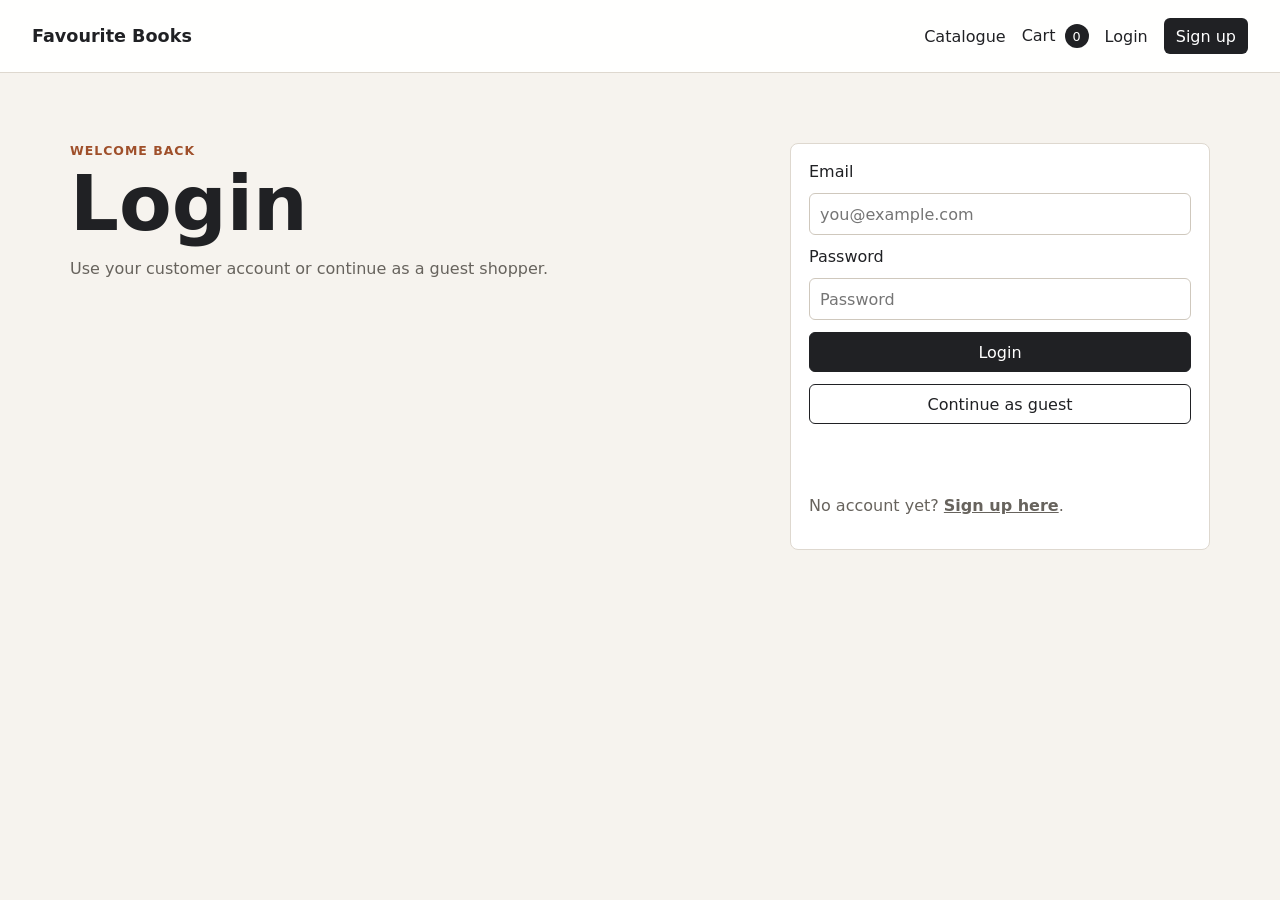
<file: website/login.html>
<!DOCTYPE html>
<html lang="en">
<head>
  <meta charset="UTF-8" />
  <meta name="viewport" content="width=device-width, initial-scale=1.0" />
  <title>Login | Favourite Books</title>
  <link rel="stylesheet" href="styles.css" />
</head>
<body>
  <header class="site-header">
    <a class="brand" href="index.html#home">Favourite Books</a>
    <nav class="site-nav" aria-label="Main navigation">
      <a href="index.html#catalogue">Catalogue</a>
      <a href="cart.html">Cart <span id="cart-count">0</span></a>
      <span id="session-status" class="session-status" hidden></span>
      <button id="sign-out-button" class="ghost-button compact-button" type="button" hidden>Sign out</button>
      <a id="login-link" href="login.html">Login</a>
      <a id="signup-link" class="button-link" href="signup.html">Sign up</a>
    </nav>
  </header>

  <main class="auth-page">
    <section class="auth-copy">
      <p class="eyebrow">Welcome back</p>
      <h1>Login</h1>
      <p class="muted">Use your customer account or continue as a guest shopper.</p>
    </section>

    <form id="login-form" class="form-panel auth-form">
      <label for="login-email">Email</label>
      <input id="login-email" type="email" placeholder="you@example.com" required />

      <label for="login-password">Password</label>
      <input id="login-password" type="password" placeholder="Password" required />

      <button class="button" type="submit">Login</button>
      <button id="guest-login-button" class="ghost-button" type="button">Continue as guest</button>
      <p id="login-message" class="muted"></p>
      <p class="muted">No account yet? <a href="signup.html">Sign up here</a>.</p>
    </form>
  </main>

  <script src="account.js"></script>
</body>
</html>
</file>
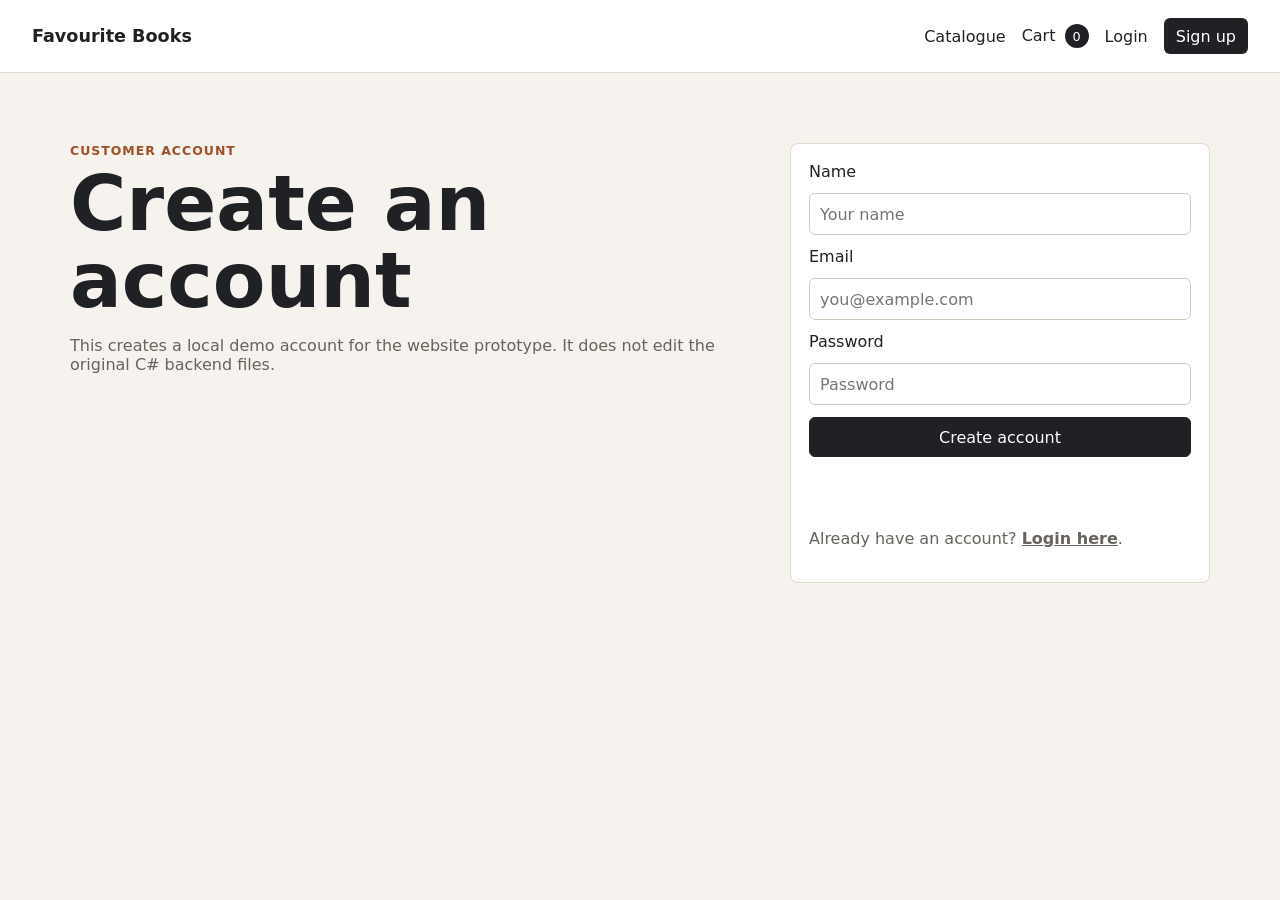
<file: website/signup.html>
<!DOCTYPE html>
<html lang="en">
<head>
  <meta charset="UTF-8" />
  <meta name="viewport" content="width=device-width, initial-scale=1.0" />
  <title>Sign up | Favourite Books</title>
  <link rel="stylesheet" href="styles.css" />
</head>
<body>
  <header class="site-header">
    <a class="brand" href="index.html#home">Favourite Books</a>
    <nav class="site-nav" aria-label="Main navigation">
      <a href="index.html#catalogue">Catalogue</a>
      <a href="cart.html">Cart <span id="cart-count">0</span></a>
      <span id="session-status" class="session-status" hidden></span>
      <button id="sign-out-button" class="ghost-button compact-button" type="button" hidden>Sign out</button>
      <a id="login-link" href="login.html">Login</a>
      <a id="signup-link" class="button-link" href="signup.html">Sign up</a>
    </nav>
  </header>

  <main class="auth-page">
    <section class="auth-copy">
      <p class="eyebrow">Customer account</p>
      <h1>Create an account</h1>
      <p class="muted">This creates a local demo account for the website prototype. It does not edit the original C# backend files.</p>
    </section>

    <form id="signup-form" class="form-panel auth-form">
      <label for="signup-name">Name</label>
      <input id="signup-name" type="text" placeholder="Your name" required />

      <label for="signup-email">Email</label>
      <input id="signup-email" type="email" placeholder="you@example.com" required />

      <label for="signup-password">Password</label>
      <input id="signup-password" type="password" placeholder="Password" required minlength="6" />

      <button class="button" type="submit">Create account</button>
      <p id="signup-message" class="muted"></p>
      <p class="muted">Already have an account? <a href="login.html">Login here</a>.</p>
    </form>
  </main>

  <script src="account.js"></script>
</body>
</html>
</file>
<file: website/styles.css>
* {
  box-sizing: border-box;
}

:root {
  --ink: #202124;
  --muted: #67635d;
  --paper: #fff;
  --background: #f6f3ee;
  --border: #ded8cf;
  --rust: #9f4f2a;
  --teal: #1f4f5a;
  --green: #1f6f54;
}

html {
  scroll-behavior: smooth;
}

body {
  margin: 0;
  color: var(--ink);
  background: var(--background);
  font-family: Inter, ui-sans-serif, system-ui, -apple-system, BlinkMacSystemFont, "Segoe UI", sans-serif;
}

a {
  color: inherit;
}

button,
input,
select {
  font: inherit;
}

[hidden] {
  display: none !important;
}

.site-header {
  position: sticky;
  top: 0;
  z-index: 10;
  display: flex;
  align-items: center;
  justify-content: space-between;
  gap: 20px;
  padding: 18px 32px;
  background: rgba(255, 255, 255, 0.94);
  border-bottom: 1px solid var(--border);
  backdrop-filter: blur(12px);
}

.brand {
  font-size: 1.1rem;
  font-weight: 800;
  text-decoration: none;
}

.site-nav {
  display: flex;
  flex-wrap: wrap;
  gap: 16px;
  align-items: center;
}

.site-nav a {
  text-decoration: none;
}

#cart-count {
  display: inline-grid;
  min-width: 24px;
  min-height: 24px;
  margin-left: 4px;
  place-items: center;
  color: #fff;
  background: var(--ink);
  border-radius: 999px;
  font-size: 0.8rem;
}

main {
  max-width: 1180px;
  margin: 0 auto;
  padding: 28px 20px 54px;
}

.hero {
  display: grid;
  min-height: 420px;
  align-content: end;
  margin-bottom: 24px;
  padding: 42px;
  color: #fff;
  background: linear-gradient(90deg, rgba(32, 33, 36, 0.88), rgba(32, 33, 36, 0.24)), url("https://images.unsplash.com/photo-1526243741027-444d633d7365?auto=format&fit=crop&w=1600&q=80") center/cover;
  border-radius: 8px;
}

.hero h1 {
  max-width: 760px;
  margin: 0;
  font-size: clamp(2.4rem, 6vw, 5.4rem);
  line-height: 1;
}

.hero p:not(.eyebrow) {
  max-width: 560px;
  font-size: 1.08rem;
}

.eyebrow,
.genre {
  margin: 0 0 8px;
  color: var(--rust);
  font-size: 0.78rem;
  font-weight: 800;
  letter-spacing: 0.08em;
  text-transform: uppercase;
}

.hero .eyebrow {
  color: #ffd8bd;
}

.section {
  margin-top: 28px;
}

.section-heading,
.split-section {
  display: grid;
  grid-template-columns: minmax(0, 1fr) 360px;
  gap: 22px;
  align-items: start;
}

.section h2 {
  margin: 0 0 8px;
  font-size: clamp(1.8rem, 3vw, 2.6rem);
}

.tools,
.form-panel,
.summary-panel,
.invoice-panel {
  display: grid;
  gap: 12px;
  padding: 18px;
  background: var(--paper);
  border: 1px solid var(--border);
  border-radius: 8px;
}

input,
select {
  width: 100%;
  min-height: 42px;
  padding: 8px 10px;
  border: 1px solid #cfc8bd;
  border-radius: 6px;
  background: #fff;
}

.button,
.ghost-button {
  display: inline-flex;
  min-height: 40px;
  align-items: center;
  justify-content: center;
  padding: 9px 14px;
  border-radius: 6px;
  text-decoration: none;
  cursor: pointer;
}

.button {
  color: #fff;
  background: var(--ink);
  border: 1px solid var(--ink);
}

.ghost-button {
  color: var(--ink);
  background: transparent;
  border: 1px solid var(--ink);
}

.book-grid {
  display: grid;
  grid-template-columns: repeat(3, minmax(0, 1fr));
  gap: 18px;
  margin-top: 20px;
}

.book-card,
.cart-line {
  background: var(--paper);
  border: 1px solid var(--border);
  border-radius: 8px;
}

.book-card {
  overflow: hidden;
}

.cover {
  display: grid;
  min-height: 150px;
  place-items: center;
  color: #fff;
  background: linear-gradient(145deg, var(--teal), var(--rust));
  font-size: 2.4rem;
  font-weight: 800;
}

.book-copy {
  display: grid;
  gap: 8px;
  padding: 18px;
}

.book-copy h3,
.summary-panel h3,
.cart-line h3 {
  margin: 0;
}

.book-meta,
.muted {
  color: var(--muted);
}

.stock {
  color: var(--green);
  font-weight: 700;
}

.card-actions {
  display: flex;
  flex-wrap: wrap;
  gap: 10px;
  align-items: center;
  justify-content: space-between;
  margin-top: 8px;
}

.cart-items {
  display: grid;
  gap: 12px;
}

.cart-line {
  display: grid;
  grid-template-columns: minmax(0, 1fr) auto auto auto;
  gap: 16px;
  align-items: center;
  padding: 18px;
}

.summary-row {
  display: flex;
  justify-content: space-between;
  gap: 16px;
  padding-bottom: 12px;
  border-bottom: 1px solid var(--border);
}

.site-footer {
  padding: 28px 20px;
  color: var(--muted);
  text-align: center;
  background: #fff;
  border-top: 1px solid var(--border);
}

@media (max-width: 900px) {
  .section-heading,
  .split-section,
  .book-grid,
  .invoice-details {
    grid-template-columns: 1fr;
  }
}

@media (max-width: 640px) {
  .site-header,
  .site-nav,
  .cart-line {
    align-items: stretch;
    flex-direction: column;
    grid-template-columns: 1fr;
  }

  .hero {
    min-height: 340px;
    padding: 28px;
  }
}

.button-link {
  display: inline-flex;
  min-height: 36px;
  align-items: center;
  justify-content: center;
  padding: 8px 12px;
  color: #fff;
  background: var(--ink);
  border-radius: 6px;
  text-decoration: none;
}

.auth-page {
  display: grid;
  grid-template-columns: minmax(0, 1fr) 420px;
  gap: 32px;
  align-items: start;
  min-height: calc(100vh - 96px);
}

.auth-copy {
  padding: 42px 0;
}

.auth-copy h1 {
  max-width: 700px;
  margin: 0 0 14px;
  font-size: clamp(2.4rem, 6vw, 5rem);
  line-height: 1;
}

.auth-form {
  margin-top: 42px;
}

.auth-form a {
  font-weight: 700;
}

@media (max-width: 860px) {
  .auth-page {
    grid-template-columns: 1fr;
  }

  .auth-form {
    margin-top: 0;
  }
}

.cart-menu {
  position: relative;
}

.nav-cart-button {
  display: inline-flex;
  align-items: center;
  gap: 4px;
  padding: 0;
  color: var(--ink);
  background: transparent;
  border: 0;
  cursor: pointer;
}

.cart-preview {
  position: absolute;
  top: calc(100% + 14px);
  right: 0;
  z-index: 20;
  display: grid;
  width: min(360px, calc(100vw - 32px));
  gap: 12px;
  padding: 18px;
  background: var(--paper);
  border: 1px solid var(--border);
  border-radius: 8px;
  box-shadow: 0 18px 48px rgba(32, 33, 36, 0.18);
}

.cart-preview[hidden] {
  display: none;
}

.cart-preview-header {
  display: flex;
  align-items: center;
  justify-content: space-between;
  gap: 12px;
}

.cart-preview-header h2 {
  margin: 0;
  font-size: 1.1rem;
}

.icon-button {
  display: inline-grid;
  width: 32px;
  height: 32px;
  min-height: 32px;
  place-items: center;
  padding: 0;
  color: var(--ink);
  background: transparent;
  border: 1px solid var(--border);
  border-radius: 6px;
  cursor: pointer;
}

.cart-preview-items {
  display: grid;
  max-height: 260px;
  gap: 10px;
  overflow: auto;
}

.cart-preview-line {
  display: grid;
  grid-template-columns: minmax(0, 1fr) auto;
  gap: 12px;
  align-items: start;
  padding-bottom: 10px;
  border-bottom: 1px solid var(--border);
}

.cart-preview-copy {
  display: grid;
  gap: 4px;
  min-width: 0;
}

.cart-preview-line span {
  color: var(--muted);
  font-size: 0.92rem;
}

.preview-quantity {
  display: flex;
  gap: 6px;
  align-items: center;
  white-space: nowrap;
}

.preview-quantity .icon-button {
  width: 26px;
  height: 26px;
  min-height: 26px;
  font-size: 0.9rem;
}

.page-heading {
  margin-bottom: 24px;
}

.page-heading h1 {
  margin: 0 0 10px;
  font-size: clamp(2.4rem, 5vw, 4.5rem);
  line-height: 1;
}

.cart-page-layout {
  align-items: start;
  grid-template-columns: minmax(0, 1fr) 400px;
}

.quantity-control {
  display: grid;
  grid-template-columns: 32px 64px 32px;
  gap: 6px;
  align-items: center;
}

.quantity-control input {
  min-height: 32px;
  padding: 4px;
  text-align: center;
}

.checkout-form,
.checkout-form fieldset {
  display: grid;
  gap: 12px;
}

.checkout-form fieldset {
  margin: 0;
  padding: 14px;
  border: 1px solid var(--border);
  border-radius: 8px;
}

.checkout-form legend {
  padding: 0 6px;
  font-weight: 800;
}

.checkout-form label {
  display: grid;
  gap: 6px;
  font-weight: 700;
}

.field-row {
  display: grid;
  grid-template-columns: 1fr 1fr;
  gap: 12px;
}

.invoice-panel {
  margin-top: 18px;
  overflow: hidden;
}

.invoice-heading,
.invoice-line {
  display: flex;
  justify-content: space-between;
  gap: 18px;
}

.invoice-heading {
  align-items: start;
}

.invoice-heading h2 {
  margin: 0;
}

.invoice-details {
  display: grid;
  grid-template-columns: repeat(3, minmax(0, 1fr));
  gap: 12px;
  margin: 0;
}

.invoice-details div {
  display: grid;
  gap: 4px;
  padding: 12px;
  background: #fbfaf8;
  border: 1px solid var(--border);
  border-radius: 8px;
  min-width: 0;
}

.invoice-details dt {
  color: var(--muted);
  font-size: 0.82rem;
  font-weight: 800;
  text-transform: uppercase;
}

.invoice-details dd {
  margin: 0;
  line-height: 1.35;
  overflow-wrap: anywhere;
  word-break: break-word;
}

.invoice-items {
  display: grid;
  gap: 10px;
}

.invoice-line {
  padding-bottom: 10px;
  border-bottom: 1px solid var(--border);
}

.invoice-total {
  padding-top: 4px;
  padding-bottom: 0;
  border-bottom: 0;
}

@media (max-width: 640px) {
  .cart-menu {
    position: static;
  }

  .cart-preview {
    top: 72px;
    right: 16px;
    left: 16px;
    width: auto;
  }

  .field-row {
    grid-template-columns: 1fr;
  }
}

@media (max-width: 900px) {
  .invoice-details {
    grid-template-columns: 1fr;
  }
}

.compact-button {
  min-height: 34px;
  padding: 6px 10px;
}

.session-status {
  display: inline-flex;
  min-height: 34px;
  align-items: center;
  max-width: 280px;
  padding: 6px 12px;
  color: var(--green);
  background: #eef8f2;
  border: 1px solid #b8dfc8;
  border-radius: 999px;
  font-size: 0.9rem;
  font-weight: 800;
  overflow: hidden;
  text-overflow: ellipsis;
  white-space: nowrap;
}

.button:disabled {
  opacity: 0.55;
  cursor: not-allowed;
}
</file>
